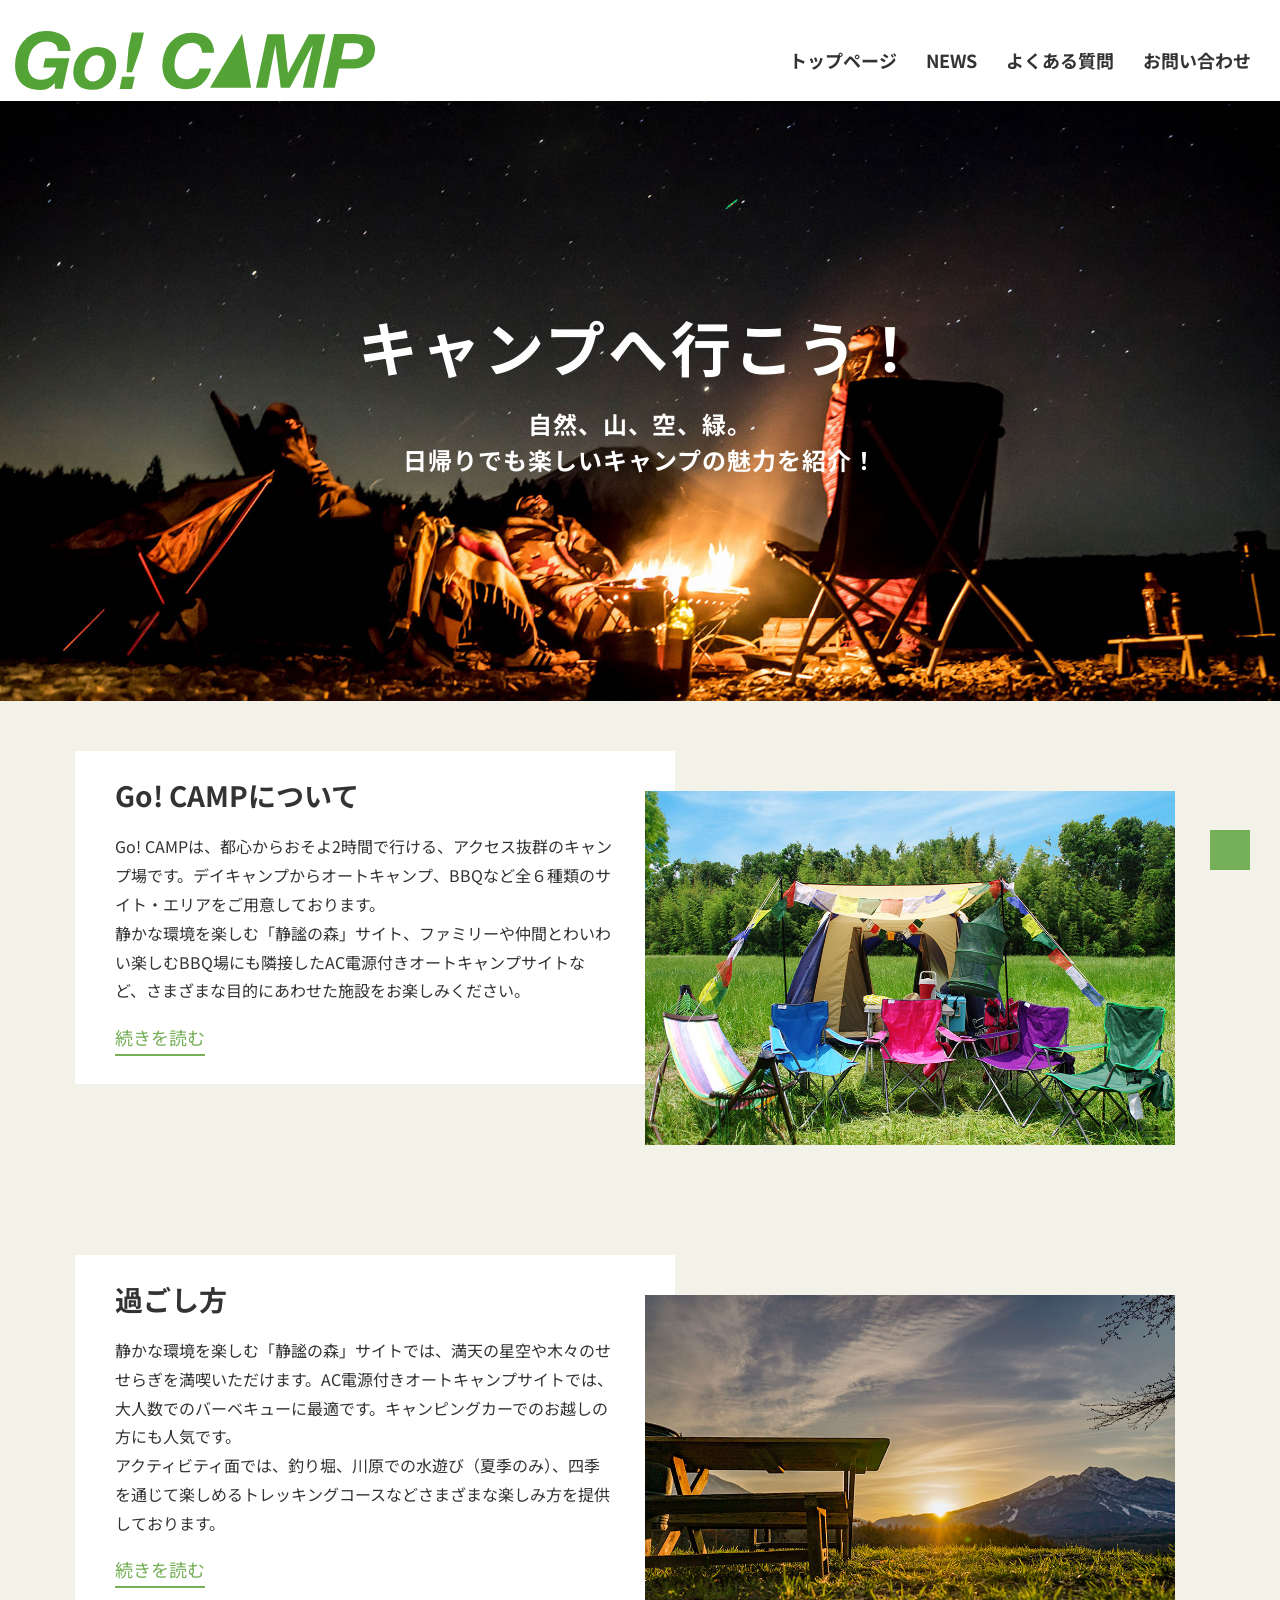
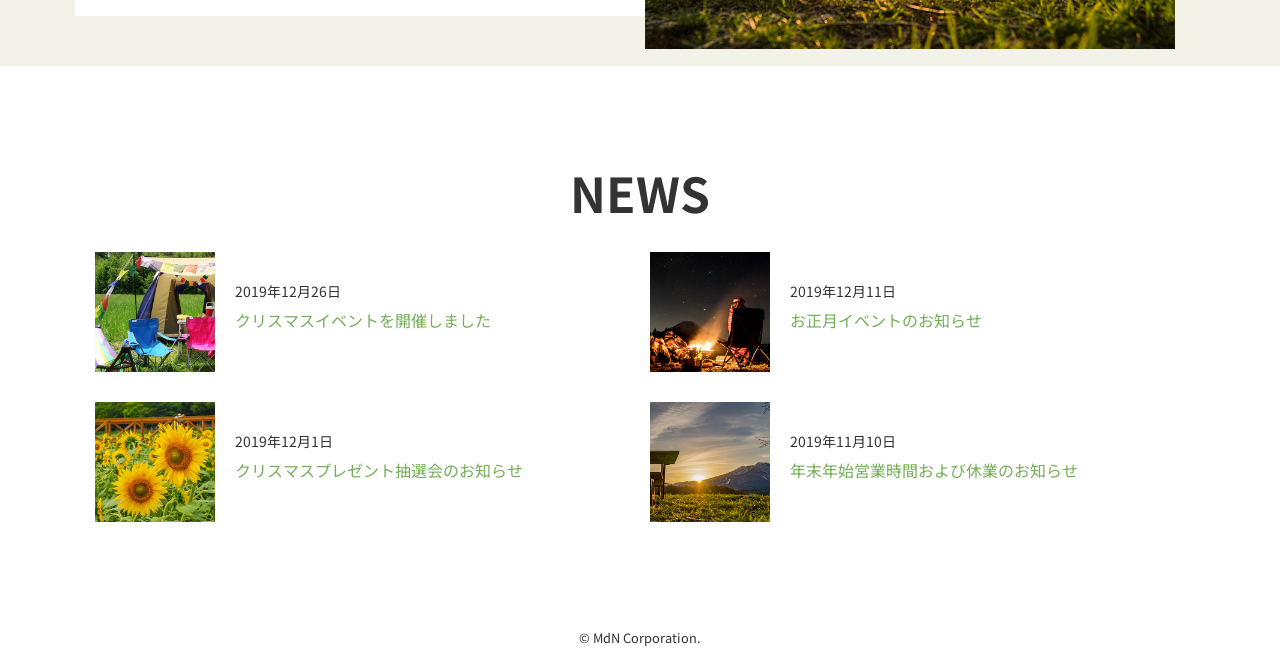
<file: index.html>
<!DOCTYPE html>
<html lang="ja">
<head>
  <meta charset="UTF-8">
  <meta name="viewport" content="width=device-width">
  <title>Go! CAMP</title>
  <link rel="icon" href="img/favicon.ico">
  <link rel="preconnect" href="https://fonts.gstatic.com">
  <link href="https://fonts.googleapis.com/css2?family=Noto+Sans+JP:wght@400;700&display=swap" rel="stylesheet">
  <link rel="stylesheet" href="css/normalize.css">
  <link rel="stylesheet" href="css/style.css">
  <script src="https://ajax.googleapis.com/ajax/libs/jquery/3.5.1/jquery.min.js"></script>
  <script src="js/script.js"></script>
</head>
<body class="top">
  <header>
    <div class="header-logo">
      <a href="index.html">
        <img src="img/logo.svg" alt="Go! CAMP" width="240">
      </a>
    </div>
    <button id="hamburger" class="header-button">
      <span class="icon"></span>
    </button>
    <nav class="header-gnav">
      <ul>
        <li>
          <a href="index.html">トップページ</a>
        </li>
        <li>
          <a href="list.html">NEWS</a>
        </li>
        <li>
          <a href="faq.html">よくある質問</a>
        </li>
        <li>
          <a href="contact.html">お問い合わせ</a>
        </li>
      </ul>
    </nav>
  </header>
  <div class="hero">
    <h1>キャンプへ行こう！</h1>
    <p>自然、山、空、緑。<br>日帰りでも楽しいキャンプの魅力を紹介！</p>
  </div>
  <div class="top-feature">
    <div class="top-feature_box">
      <h2>Go! CAMPについて</h2>
      <p>
        Go! CAMPは、都心からおそよ2時間で行ける、アクセス抜群のキャンプ場です。デイキャンプからオートキャンプ、BBQなど全６種類のサイト・エリアをご用意しております。<br>
        静かな環境を楽しむ「静謐の森」サイト、ファミリーや仲間とわいわい楽しむBBQ場にも隣接したAC電源付きオートキャンプサイトなど、さまざまな目的にあわせた施設をお楽しみください。
      </p>
      <a href="#">続きを読む</a>
    </div>
    <div class="top-feature-img">
      <img src="img/photo-img01.jpg" width="530" alt="">
    </div>
  </div>
  <div class="top-feature">
    <div class="top-feature_box">
      <h2>過ごし方</h2>
      <p>静かな環境を楽しむ「静謐の森」サイトでは、満天の星空や木々のせせらぎを満喫いただけます。AC電源付きオートキャンプサイトでは、大人数でのバーベキューに最適です。キャンピングカーでのお越しの方にも人気です。<br>アクティビティ面では、釣り堀、川原での水遊び（夏季のみ）、四季を通じて楽しめるトレッキングコースなどさまざまな楽しみ方を提供しております。</p>
      <a href="#">続きを読む</a>
    </div>
    <div class="top-feature-img">
      <img src="img/photo-img02.jpg" width="530" alt="">
    </div>
  </div>
  <section>
    <h2 class="heading-title">NEWS</h2>
    <ul class="top-list">
      <li>
        <a href="news.html">
          <div class="top-list_img">
            <img src="img/photo-thumb01.jpg" width="120" alt="">
          </div>
          <div class="top-list_info">
            <time>2019年12月26日</time>
            <p class="top-list_title">クリスマスイベントを開催しました</p>
          </div>
        </a>
      </li>
      <li>
        <a href="news.html">
          <div class="top-list_img">
            <img src="img/photo-thumb02.jpg" width="120" alt="">
          </div>
          <div class="top-list_info">
            <time>2019年12月11日</time>
            <p class="top-list_title">お正月イベントのお知らせ</p>
          </div>
        </a>
      </li>
      <li>
        <a href="news.html">
          <div class="top-list_img">
            <img src="img/photo-thumb03.jpg" width="120" alt="">
          </div>
          <div class="top-list_info">
            <time>2019年12月1日</time>
            <p class="top-list_title">クリスマスプレゼント抽選会のお知らせ</p>
          </div>
        </a>
      </li>
      <li>
        <a href="news.html">
          <div class="top-list_img">
            <img src="img/photo-thumb04.jpg" width="120" alt="">
          </div>
          <div class="top-list_info">
            <time>2019年11月10日</time>
            <p class="top-list_title">年末年始営業時間および休業のお知らせ</p>
          </div>
        </a>
      </li>
    </ul>
  </section>
  <div id="pagetop" class="pagetop"></div>
  <footer>
    <small>&copy; MdN Corporation.</small>
  </footer>
</body>
</html>
</file>
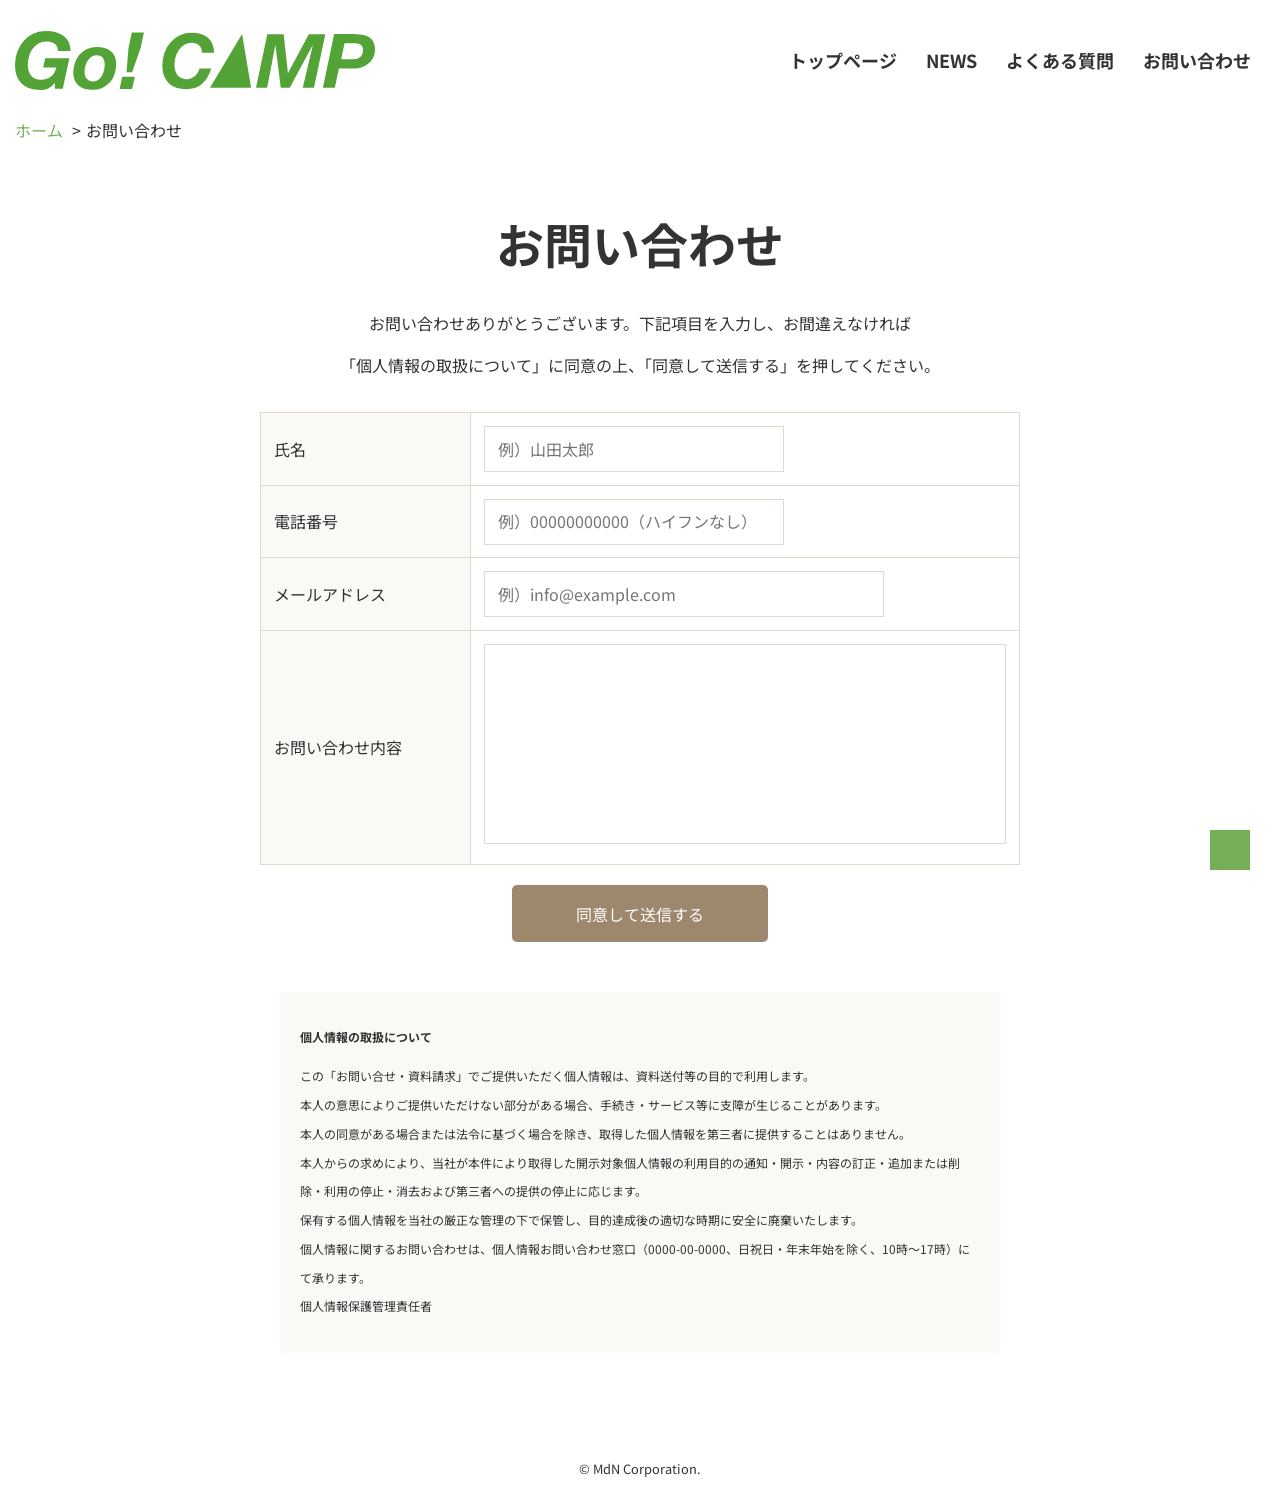
<file: contact.html>
<!DOCTYPE html>
<html lang="ja">
<head>
  <meta charset="UTF-8">
  <meta name="viewport" content="width=device-width">
  <title>Go! CAMP - お問い合わせ</title>
  <link rel="icon" href="img/favicon.ico">
  <link rel="preconnect" href="https://fonts.gstatic.com">
  <link href="https://fonts.googleapis.com/css2?family=Noto+Sans+JP:wght@400;700&display=swap" rel="stylesheet">
  <link rel="stylesheet" href="css/normalize.css">
  <link rel="stylesheet" href="css/style.css">
  <script src="https://ajax.googleapis.com/ajax/libs/jquery/3.5.1/jquery.min.js"></script>
  <script src="js/script.js"></script>
</head>
<body>
<header>
  <div class="header-logo">
    <a href="index.html">
      <img src="img/logo.svg" alt="Go! CAMP" width="240">
    </a>
  </div>
  <button id="hamburger" class="header-button">
    <span class="icon"></span>
  </button>
  <nav class="header-gnav">
    <ul>
      <li>
        <a href="index.html">トップページ</a>
      </li>
      <li>
        <a href="list.html">NEWS</a>
      </li>
      <li>
        <a href="faq.html">よくある質問</a>
      </li>
      <li>
        <a href="contact.html">お問い合わせ</a>
      </li>
    </ul>
  </nav>
</header>
<nav class="breadcrumb">
  <ol>
    <li>
      <a href="index.html">ホーム</a>
    </li>
    <li>
      お問い合わせ
    </li>
  </ol>
</nav>
<main>
  <h1 class="heading-title">お問い合わせ</h1>
  <section class="contact">
    <p class="contact-description">
      お問い合わせありがとうございます。<br class="sp-hide">下記項目を入力し、お間違えなければ<br class="pc-hide">「個人情報の取扱について」に同意の上、「同意して送信する」を押してください。
    </p>
    <form method="POST" action="#">
      <table class="contact-form">
        <tr>
          <th>
            <label for="name">氏名</label>
          </th>
          <td>
            <input id="name" type="text" name="your-name" placeholder="例）山田太郎" required>
          </td>
        </tr>
        <tr>
          <th>
            <label for="tel">電話番号</label>
          </th>
          <td>
            <input id="tel" type="tel" name="your-tel" placeholder="例）00000000000（ハイフンなし）">
          </td>
        </tr>
        <tr>
          <th>
            <label for="email">メールアドレス</label>
          </th>
          <td>
            <input id="email" type="email" name="your-email" placeholder="例）info@example.com" required>
          </td>
        </tr>
        <tr>
          <th>
            <label for="message">お問い合わせ内容</label>
          </th>
          <td>
            <textarea id="message" name="message" required></textarea>
          </td>
        </tr>
      </table>
      <div class="contact-submit">
        <input type="submit" value="同意して送信する">
      </div>
    </form>
    <div class="contact-policy">
      <h4>個人情報の取扱について</h4>
      <p>
        この「お問い合せ・資料請求」でご提供いただく個人情報は、資料送付等の目的で利用します。<br>
        本人の意思によりご提供いただけない部分がある場合、手続き・サービス等に支障が生じることがあります。<br>
        本人の同意がある場合または法令に基づく場合を除き、取得した個人情報を第三者に提供することはありません。<br>
        本人からの求めにより、当社が本件により取得した開示対象個人情報の利用目的の通知・開示・内容の訂正・追加または削除・利用の停止・消去および第三者への提供の停止に応じます。<br>
        保有する個人情報を当社の厳正な管理の下で保管し、目的達成後の適切な時期に安全に廃棄いたします。<br>
        個人情報に関するお問い合わせは、個人情報お問い合わせ窓口（0000-00-0000、日祝日・年末年始を除く、10時～17時）にて承ります。<br>
        個人情報保護管理責任者
      </p>
    </div>
  </section>
</main>
<div id="pagetop" class="pagetop"></div>
<footer>
  <small>&copy; MdN Corporation.</small>
</footer>
</body>
</html>
</file>
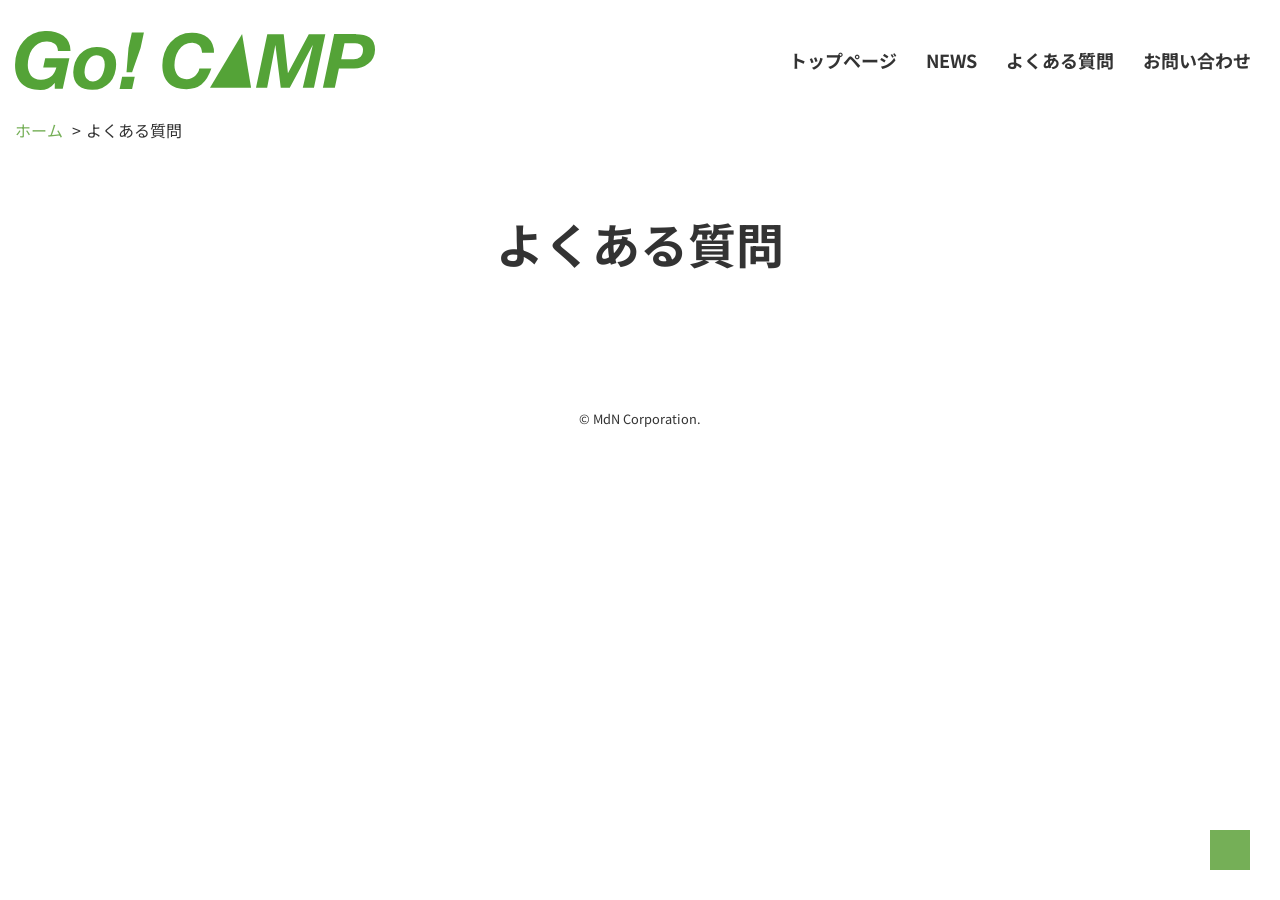
<file: faq.html>
<!DOCTYPE html>
<html lang="ja">
<head>
  <meta charset="UTF-8">
  <meta name="viewport" content="width=device-width">
  <title>Go! CAMP - よくある質問</title>
  <link rel="icon" href="img/favicon.ico">
  <link rel="preconnect" href="https://fonts.gstatic.com">
  <link href="https://fonts.googleapis.com/css2?family=Noto+Sans+JP:wght@400;700&display=swap" rel="stylesheet">
  <link rel="stylesheet" href="css/normalize.css">
  <link rel="stylesheet" href="css/style.css">
  <script src="https://ajax.googleapis.com/ajax/libs/jquery/3.5.1/jquery.min.js"></script>
  <script src="js/script.js"></script>
</head>
<body>
  <header>
    <div class="header-logo">
      <a href="index.html">
        <img src="img/logo.svg" alt="Go! CAMP" width="240">
      </a>
    </div>
    <button id="hamburger" class="header-button">
      <span class="icon"></span>
    </button>
    <nav class="header-gnav">
      <ul>
        <li>
          <a href="index.html">トップページ</a>
        </li>
        <li>
          <a href="list.html">NEWS</a>
        </li>
        <li>
          <a href="faq.html">よくある質問</a>
        </li>
        <li>
          <a href="contact.html">お問い合わせ</a>
        </li>
      </ul>
    </nav>
  </header>
  <nav class="breadcrumb">
    <ol>
      <li>
        <a href="index.html">ホーム</a>
      </li>
      <li>
        よくある質問
      </li>
    </ol>
  </nav>
  <main>
    <h1 class="heading-title">よくある質問</h1>
  </main>
  <div id="pagetop" class="pagetop"></div>
  <footer>
    <small>&copy; MdN Corporation.</small>
  </footer>
</body>
</html>
</file>
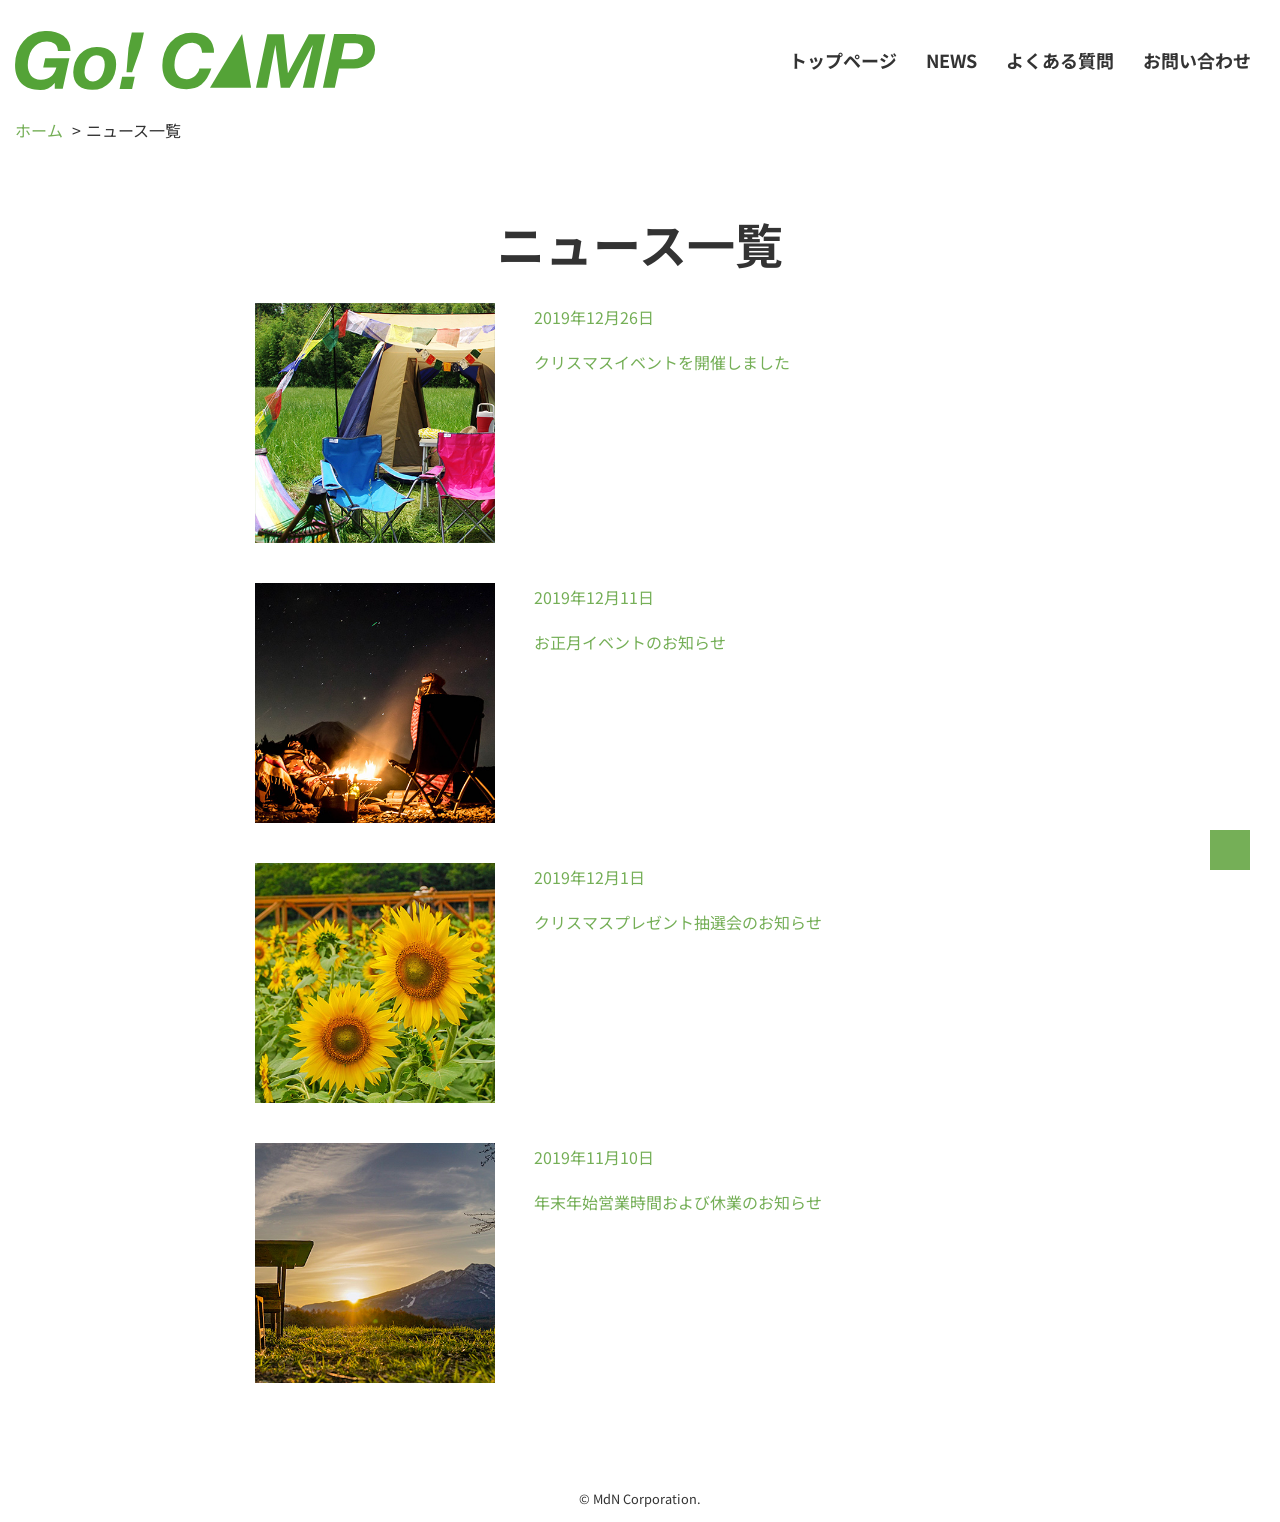
<file: list.html>
<!DOCTYPE html>
<html lang="ja">
<head>
  <meta charset="UTF-8">
  <meta name="viewport" content="width=device-width">
  <title>Go! CAMP - NEWS</title>
  <link rel="icon" href="img/favicon.ico">
  <link rel="preconnect" href="https://fonts.gstatic.com">
  <link href="https://fonts.googleapis.com/css2?family=Noto+Sans+JP:wght@400;700&display=swap" rel="stylesheet">
  <link rel="stylesheet" href="css/normalize.css">
  <link rel="stylesheet" href="css/style.css">
  <script src="https://ajax.googleapis.com/ajax/libs/jquery/3.5.1/jquery.min.js"></script>
  <script src="js/script.js"></script>
</head>
<body>
  <header>
    <div class="header-logo">
      <a href="index.html">
        <img src="img/logo.svg" alt="Go! CAMP" width="240">
      </a>
    </div>
    <button id="hamburger" class="header-button">
      <span class="icon"></span>
    </button>
    <nav class="header-gnav">
      <ul>
        <li>
          <a href="index.html">トップページ</a>
        </li>
        <li>
          <a href="list.html">NEWS</a>
        </li>
        <li>
          <a href="faq.html">よくある質問</a>
        </li>
        <li>
          <a href="contact.html">お問い合わせ</a>
        </li>
      </ul>
    </nav>
  </header>
  <nav class="breadcrumb">
    <ol>
      <li>
        <a href="index.html">ホーム</a>
      </li>
      <li>
        ニュース一覧
      </li>
    </ol>
  </nav>
  <main>
    <article class="news-list">
      <h1 class="heading-title">ニュース一覧</h1>
      <ol>
        <li>
          <a href="news.html">
            <div class="news-list-img">
              <img src="img/photo-thumb01.jpg" width="120" alt="クリスマスイベントを開催しました">
            </div>
            <div class="news-list-info">
              <time>2019年12月26日</time>
              <p class="news-list-title">クリスマスイベントを開催しました</p>
            </div>
          </a>
        </li>
        <li>
          <a href="news.html">
            <div class="news-list-img">
              <img src="img/photo-thumb02.jpg" width="120" alt="お正月イベントのお知らせ">
            </div>
            <div class="news-list-info">
              <time>2019年12月11日</time>
              <p class="news-list-title">お正月イベントのお知らせ</p>
            </div>
          </a>
        </li>
        <li>
          <a href="news.html">
            <div class="news-list-img">
              <img src="img/photo-thumb03.jpg" width="120" alt="クリスマスプレゼント抽選会のお知らせ">
            </div>
            <div class="news-list-info">
              <time>2019年12月1日</time>
              <p class="news-list-title">クリスマスプレゼント抽選会のお知らせ</p>
            </div>
          </a>
        </li>
        <li>
          <a href="news.html">
            <div class="news-list-img">
              <img src="img/photo-thumb04.jpg" width="120" alt="年末年始営業時間および休業のお知らせ">
            </div>
            <div class="news-list-info">
              <time>2019年11月10日</time>
              <p class="news-list-title">年末年始営業時間および休業のお知らせ</p>
            </div>
          </a>
        </li>
      </ol>
    </article>
  </main>
  <div id="pagetop" class="pagetop"></div>
  <footer>
    <small>&copy; MdN Corporation.</small>
  </footer>
</body>
</html>
</file>
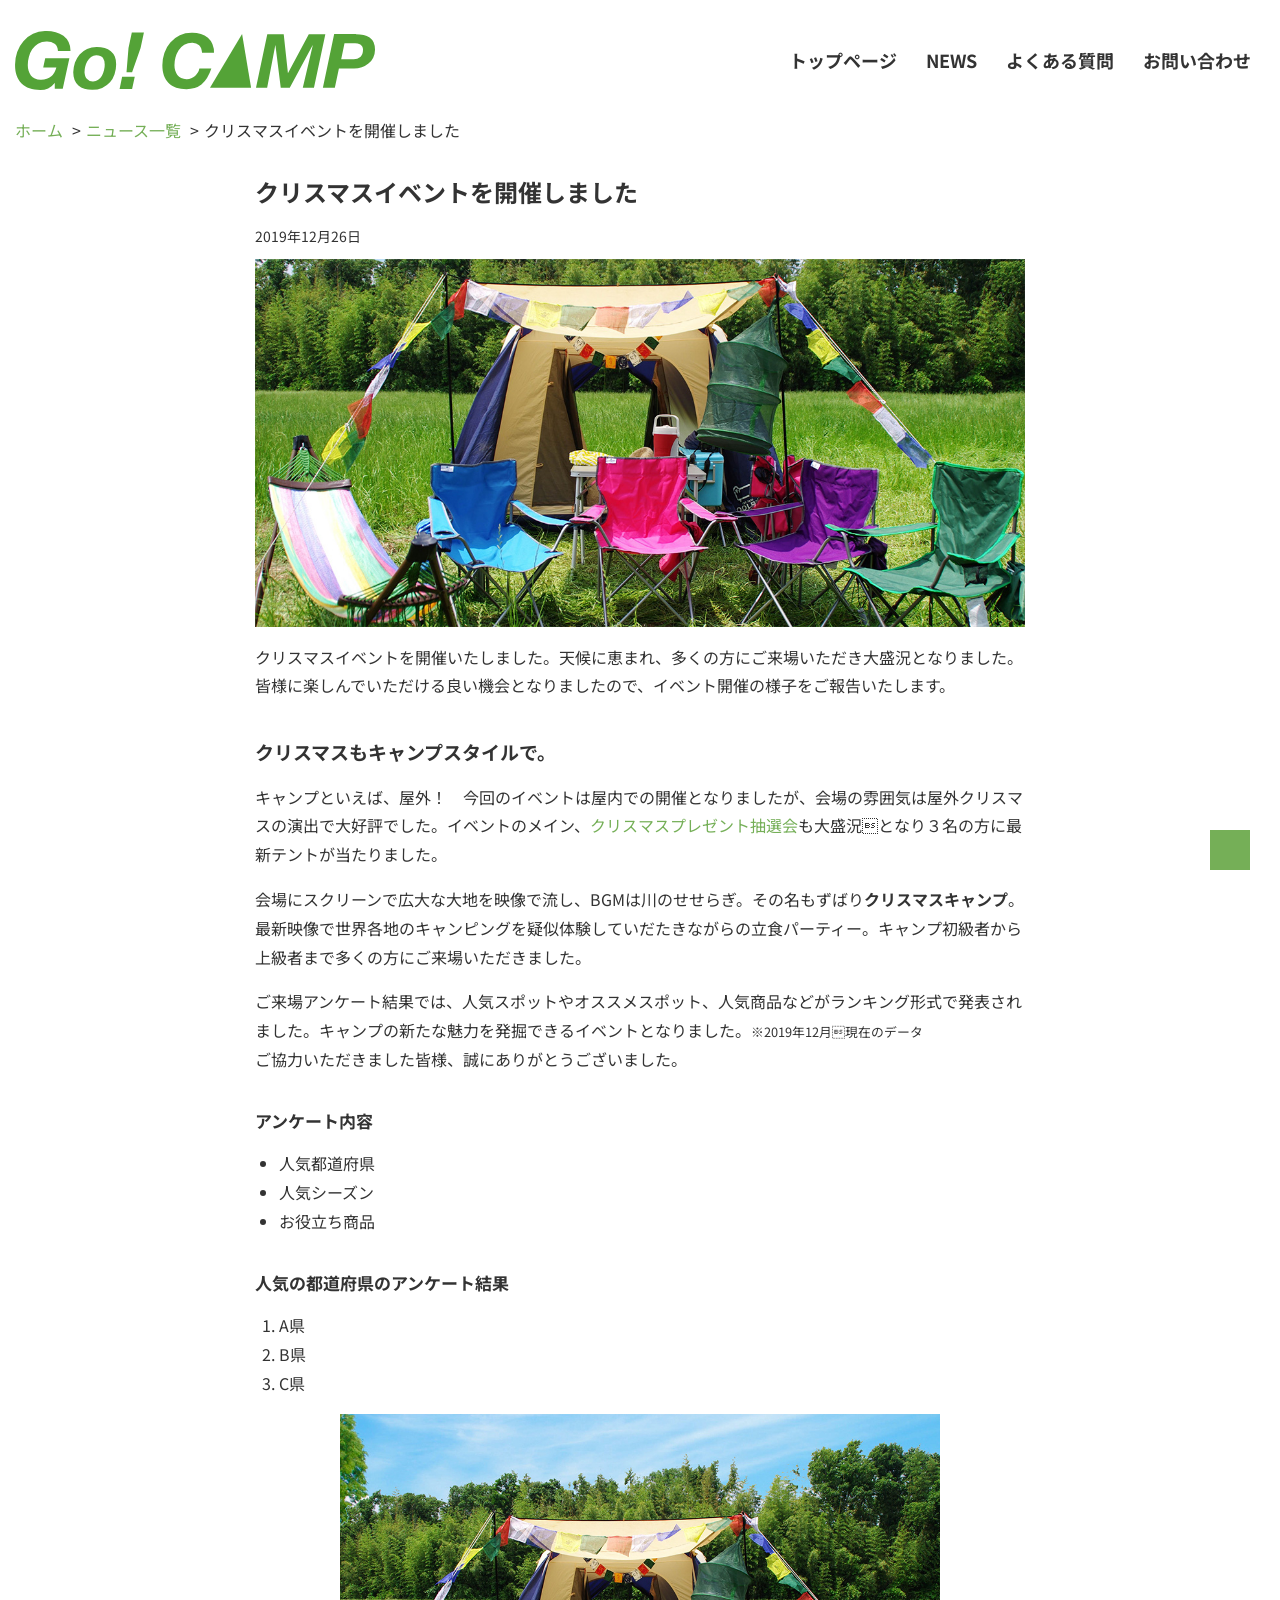
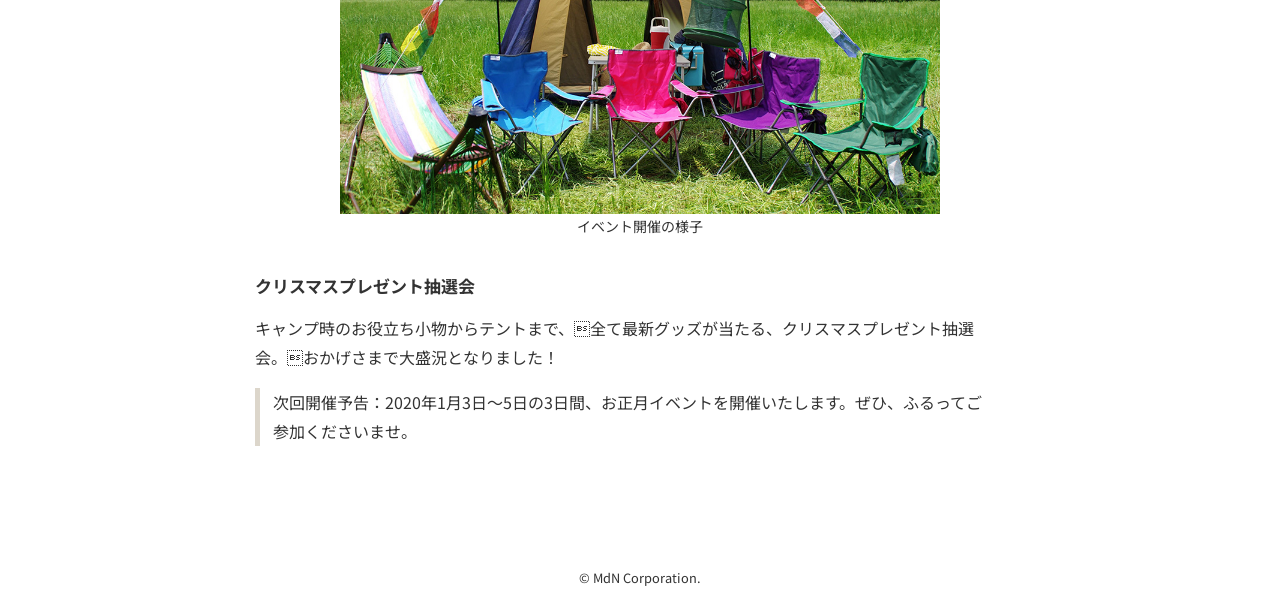
<file: news.html>
<!DOCTYPE html>
<html lang="ja">
<head>
  <meta charset="UTF-8">
  <meta name="viewport" content="width=device-width">
  <title>Go! CAMP - NEWS</title>
  <link rel="icon" href="img/favicon.ico">
  <link rel="preconnect" href="https://fonts.gstatic.com">
  <link href="https://fonts.googleapis.com/css2?family=Noto+Sans+JP:wght@400;700&display=swap" rel="stylesheet">
  <link rel="stylesheet" href="css/normalize.css">
  <link rel="stylesheet" href="css/style.css">
  <script src="https://ajax.googleapis.com/ajax/libs/jquery/3.5.1/jquery.min.js"></script>
  <script src="js/script.js"></script>
</head>
<body>
  <header>
    <div class="header-logo">
      <a href="index.html">
        <img src="img/logo.svg" alt="Go! CAMP" width="240">
      </a>
    </div>
    <button id="hamburger" class="header-button">
      <span class="icon"></span>
    </button>
    <nav class="header-gnav">
      <ul>
        <li>
          <a href="index.html">トップページ</a>
        </li>
        <li>
          <a href="list.html">NEWS</a>
        </li>
        <li>
          <a href="faq.html">よくある質問</a>
        </li>
        <li>
          <a href="contact.html">お問い合わせ</a>
        </li>
      </ul>
    </nav>
  </header>
  <nav class="breadcrumb">
    <ol>
      <li>
        <a href="index.html">ホーム</a>
      </li>
      <li>
        <a href="list.html">ニュース一覧</a>
      </li>
      <li>
        クリスマスイベントを開催しました
      </li>
    </ol>
  </nav>
  <main>
    <article class="news-article">
      <h1>クリスマスイベントを開催しました</h2>
      <div class="post-date">
        <time datetime="2019-12-26">2019年12月26日</time>
      </div>
      <div class="news-eyecatch">
        <img src="img/photo-news01.jpg" alt="クリスマスイベントを開催">
      </div>
      <p>クリスマスイベントを開催いたしました。天候に恵まれ、多くの方にご来場いただき大盛況となりました。皆様に楽しんでいただける良い機会となりましたので、イベント開催の様子をご報告いたします。</p>
      <h3>クリスマスもキャンプスタイルで。</h3>
      <p>キャンプといえば、屋外！　今回のイベントは屋内での開催となりましたが、会場の雰囲気は屋外クリスマスの演出で大好評でした。イベントのメイン、<a href="#">クリスマスプレゼント抽選会</a>も大盛況となり３名の方に最新テントが当たりました。</p>
      <p>会場にスクリーンで広大な大地を映像で流し、BGMは川のせせらぎ。その名もずばり<strong>クリスマスキャンプ</strong>。最新映像で世界各地のキャンピングを疑似体験していだたきながらの立食パーティー。キャンプ初級者から上級者まで多くの方にご来場いただきました。</p>
      <p>ご来場アンケート結果では、人気スポットやオススメスポット、人気商品などがランキング形式で発表されました。キャンプの新たな魅力を発掘できるイベントとなりました。<small>※2019年12月現在のデータ</small><br>ご協力いただきました皆様、誠にありがとうございました。</p>
      <h4>アンケート内容</h4>
      <ul>
        <li>人気都道府県</li>
        <li>人気シーズン</li>
        <li>お役立ち商品</li>
      </ul>
      <h4>人気の都道府県のアンケート結果</h4>
      <ol>
        <li>A県</li>
        <li>B県</li>
        <li>C県</li>
      </ol>
      <figure>
        <img src="img/photo-news02.jpg" width="600" alt="イベント開催の様子">
        <figcaption>イベント開催の様子</figcaption>
      </figure>
      <h4>クリスマスプレゼント抽選会</h4>
      <p>キャンプ時のお役立ち小物からテントまで、全て最新グッズが当たる、クリスマスプレゼント抽選会。おかげさまで大盛況となりました！</p>
      <blockquote>次回開催予告：2020年1月3日〜5日の3日間、お正月イベントを開催いたします。ぜひ、ふるってご参加くださいませ。</blockquote>
    </article>
  </main>
  <div id="pagetop" class="pagetop"></div>
  <footer>
    <small>&copy; MdN Corporation.</small>
  </footer>
</body>
</html>
</file>
<file: css/style.css>
@charset "UTF-8";

* {
  box-sizing: border-box;
}

html {
  font-size: 62.5%;
}

body {
  color: #333;
  font-family: -apple-system, BlinkMacSystemFont, 'Noto Sans JP', 'ヒラギノ角ゴ ProN W3', 'ヒラギノ角ゴ W3', 'Hiragino Kaku Gothic ProN', 'メイリオ', Meiryo, sans-serif;
  font-size: 1.4rem;
  line-height: 1.8;
}

h1,
h2,
h3,
h4 {
  line-height: 1.5;
}

.heading-title {
  font-size: 2.8rem;
  margin-bottom: .5em;
  text-align: center;
}

a {
  color: #75af57;
  text-decoration: none;
  transition: opacity .3s;
}

a:hover {
  opacity: .8;
}

img {
  height: auto;
  vertical-align: bottom;
  max-width: 100%;
}

ul {
  list-style: none;
  padding: 0;
}

section,
article {
  margin: 0 auto;
  padding: 0 15px;
  max-width: 1140px;
}

.pc-hide {
  display: none;
}

header {
  align-items: flex-start;
  display: flex;
  justify-content: space-between;
  margin: 0 auto;
  padding: 20px 15px 10px;
  position: relative;
  max-width: 1300px;
  z-index: 100;
}

.header-button {
  align-items: center;
  background-color: transparent;
  border: none;
  display: flex;
  justify-content: center;
  height: 75px;
  position: fixed;
  right: 0;
  top: 0;
  width: 75px;
  z-index: 100;
}

.header-button .icon {
  background-color: #333;
  display: block;
  margin: 0 auto;
  height: 2px;
  position: relative;
  top: 0;
  transition: .3s ease;
  width: 24px;
}

.header-button .icon:before,
.header-button .icon:after {
  content: '';
  background-color: #333;
  display: block;
  left: 0;
  margin: 0 auto;
  height: 2px;
  position: absolute;
  transition: .3s ease;
  width: 100%;
}

.header-button .icon::before {
  top: 8px;
}

.header-button .icon::after {
  bottom: 8px;
}

.header-gnav {
  background-color: rgba(255, 255, 255, .9);
  height: 100%;
  position: fixed;
  right: 0;
  text-align: center;
  top: 0;
  transform: translateX(100%);
  transition: .3s ease;
  width: 100%;
}

.header-gnav ul {
  align-items: center;
  display: flex;
  flex-direction: column;
  height: 100%;
  justify-content: center;
  margin: 0;
}

.header-gnav a {
  color: #333;
  display: block;
  font-size: 1.8rem;
  font-weight: bold;
  padding: .8em;
}

.open .header-button .icon {
  background-color: transparent;
}

.open .header-button .icon::before {
  top: 0;
  transform: rotate(45deg);
}

.open .header-button .icon::after {
  bottom: 0;
  transform: rotate(-45deg);
}

.open .header-gnav {
  transform: translateX(0);
}

.top .icon,
.top .icon::before,
.top .icon::after {
  background-color: #eee;
}

.top.open .icon {
  background-color: transparent;
}

.top.open .icon::before,
.top.open .icon::after {
  background-color: #000;
}

.hero {
  background: url(../img/photo-hero.jpg) no-repeat center center/cover;
  display: flex;
  flex-direction: column;
  justify-content: center;
  height: 420px;
  margin: 0 auto;
  position: relative;
  text-align: center;
  transform: translateY(-70px);
  max-width: 1300px;
  z-index: 10;
}

.hero h1 {
  color: #fff;
  font-size: 3.1rem;
  letter-spacing: .03em;
  margin-top: 0;
}

.hero p {
  color: #fff;
  font-size: 1.6rem;
  font-weight: bold;
  letter-spacing: .01em;
  line-height: 1.5;
  margin-top: 0;
}

.top-feature {
  position: relative;
  text-align: center;
  z-index: 1;
}

.top-feature .top-feature_box {
  padding: 0 30px 20px;
}

.top-feature h2 {
  font-size: 2.8rem;
  margin-bottom: .5em;
}

.top-feature p {
  text-align: left;
}

.top-feature a {
  border-bottom: 2px solid #75af57;
  font-size: 1.8rem;
  padding-bottom: .2em;
}

.top-list {
  display: flex;
  flex-wrap: wrap;
  margin: 0;
}

.top-list li {
  margin-bottom: 30px;
  width: 100%;
}

.top-list li a {
  align-items: center;
  display: flex;
}

.top-list li .top-list_img {
  flex: 0 0 120px;
}

.top-list li .top-list_info {
  margin-left: 20px;
}

.top-list li time {
  color: #333;
  font-size: 1.4rem;
}

.top-list li .top-list_title {
  line-height: 1.4;
  margin-top: .25em;
}

.breadcrumb {
  padding: 15px 15px 0 ;
}

.breadcrumb ol {
  display: flex;
  flex-wrap: wrap;
  list-style: none;
  margin: 0;
  padding: 0;
}

.breadcrumb ol li::after {
  content: '>';
  margin: 0 5px;
}

.breadcrumb ol li:last-child::after {
  content: '';
}

main {
  padding: 30px 0;
}

.news-article {
  max-width: 800px;
}

.news-article h1 {
  font-size: 2rem;
  line-height: 1.4;
  margin: 0 0 .5em;
}

.post-date {
  margin: 0 0 10px;
}

.news-article time {
  font-size: 1.2rem;
}

.news-article h3,
.news-article h4 {
  margin: 2em 0 .5em;
}

.news-article h3 {
  font-size: 1.9rem;
}

.news-article h4 {
  font-size: 1.7rem;
}

.news-article ul,
.news-article ol {
  padding-left: 1.5em;
}

.news-article ul {
  list-style: disc;
}

.news-article figure {
  margin: 0;
  text-align: center;
}

.news-article figcaption {
  font-size: 1.4rem;
}

.news-article blockquote {
  border-left: 5px solid #dcd6cb;
  margin-left: 0;
  padding-left: .8em;
}

.faq-section {
  max-width: 800px;
}

.faq-section .faq-content {
  margin-bottom: 60px;
}

.faq-section h2,
.faq-section p {
  display: flex;
  margin-top: 1.2em;
}

.faq-section p {
  display: none;
}

.faq-section h2::before,
.faq-section p::before {
  font-size: 4rem;
  font-weight: bold;
  line-height: 1;
  margin: -.16em 15px 0 0;
}

.faq-section h2::before {
  content: 'Q';
}

.faq-section p::before {
  color: #4eb0b5;
  content: 'A';
}

.contact-description {
  line-height: 2.6;
  margin-bottom: 26px;
}

.contact-form {
  border-collapse: collapse;
  margin: 0 auto 20px;
  max-width: 760px;
  width: 100%;
}

.contact-form th,
.contact-form td {
  display: block;
  padding: .8em;
}

.contact-form th {
  background: #fbf9f6;
  font-weight: 400;
  text-align: left;
  width: 100%;
}

.contact-form input[type=text],
.contact-form input[type=tel],
.contact-form input[type=email],
.contact-form textarea {
  border: 1px solid #e1d9cc;
  padding: .8em;
}

.contact-form input[type=text],
.contact-form input[type=tel] {
  max-width: 270px;
  width: 100%;
}

.contact-form input[type=email] {
  max-width: 400px;
  width: 100%;
}

.contact-form textarea {
  height: 200px;
  overflow-y: scroll;
  resize: none;
  width: 100%;
}

.contact-submit {
  margin: 0 auto 50px;
}

.contact-submit input {
  background: #9d886d;
  border: none;
  border-radius: 5px;
  color: #fff;
  cursor: pointer;
  display: block;
  margin: 0 auto;
  padding: 1.2em 4em;
}

.contact-policy {
  background: #fbf9f6;
  font-size: 1.2rem;
  line-height: 2.4;
  margin: 0 auto;
  padding: 20px;
  max-width: 720px;
  width: 100%;
}

.news-list {
  max-width: 800px;
}

.news-list ol {
  list-style: none;
  margin: 0;
  padding: 0;
}

.news-list li {
  margin-bottom: 20px;
}

.news-list li:last-child {
  margin-bottom: 0;
}

.news-list li a {
  display: flex;
  justify-content: space-between;
}

.news-list-img {
  align-items: center;
  display: flex;
  justify-content: center;
  width: 120px;
}

.news-list-img img {
  display: block;
  height: auto;
  max-height: 100%;
  max-width: 100%;
  width: auto;
}

.news-list-info {
  width: calc(95% - 120px);
}

.pagetop {
  background-color: #75af57;
  bottom: 30px;
  height: 40px;
  position: fixed;
  right: 30px;
  width: 40px;
  z-index: 99;
}

footer {
  padding: 70px 0 10px;
  text-align: center;
}

@media screen and (min-width: 768px) {
  .sp-hide {
    display: none;
  }

  .pc-hide {
    display: block;
  }

  .heading-title {
    font-size: 3.6rem;
  }

  header {
    align-items: center;
  }

  .header-button {
    display: none;
  }

  .header-gnav {
    background: none;
    position: relative;
    transform: translateX(0);
  }

  .header-gnav ul {
    flex-direction: row;
    justify-content: flex-end;
  }

  .hero {
    transform: translateY(0);
  }

  .top-feature {
    align-items: flex-start;
    background-color: #f3f2e8;
    display: flex;
    justify-content: center;
    padding: 100px 0 50px;
    text-align: left;
    transform: translateY(-50px);
  }

  .top-feature:last-of-type {
    flex-direction: row-reverse;
    padding: 50px 0 80px;
  }

  .top-feature .top-feature_box {
    background-color: #fff;
    padding: 0 60px 30px 40px;
    max-width: 600px;
  }

  .top-feature:last-of-type .top-feature_box {
    padding: 0 40px 30px 60px;
  }

  .top-feature .top-feature-img {
    transform: translate(-30px, 40px);
    max-width: 48vw;
  }

  .top-feature:last-of-type .top-feature-img {
    transform: translate(30px, 40px);
  }

  .top-list li {
    padding: 0 10px;
    width: 50%;
  }

  .breadcrumb {
    margin: 0 auto;
    max-width: 1300px;
  }

  .news-article h1 {
    font-size: 2.4rem;
  }

  .news-article time {
    font-size: 1.4rem;
  }

  .faq-section h2,
  .faq-section p {
    margin-top: 2em;
  }

  .faq-section h2:before,
  .faq-section p:before {
    font-size: 5.5rem;
    margin-top: -.2em;
  }

  .contact-description {
    text-align: center;
  }

  .contact-form {
    border-right: 1px solid #e1d9cc;
    border-top: 1px solid #e1d9cc;
  }

  .contact-form th,
  .contact-form td {
    border-left: 1px solid #e1d9cc;
    border-bottom: 1px solid #e1d9cc;
    display: table-cell;
  }

  .contact-form th {
    width: 210px;
  }

  .contact-form input[type=text],
  .contact-form input[type=tel] {
    max-width: 300px;
  }

  .news-list li {
    margin-bottom: 40px;
  }

  .news-list-img {
    width: 240px;
  }

  .news-list-info {
    width: calc(95% - 240px);
  }

  .pagetop {
    cursor: pointer;
  }
}

@media screen and (min-width: 992px) {
  body {
    font-size: 1.6rem;
  }

  .heading-title {
    font-size: 4.8rem;
  }

  header {
    padding-top: 30px;
  }

  header .header-logo {
    flex: none;
  }

  header .header-logo img {
    width: 360px;
  }

  .hero {
    height: 600px;
  }

  .hero h1 {
    font-size: 6rem;
    letter-spacing: .05em;
    margin-bottom: .25em;
  }

  .hero p {
    font-size: 2.4rem;
    letter-spacing: .04em;
  }
}
</file>
